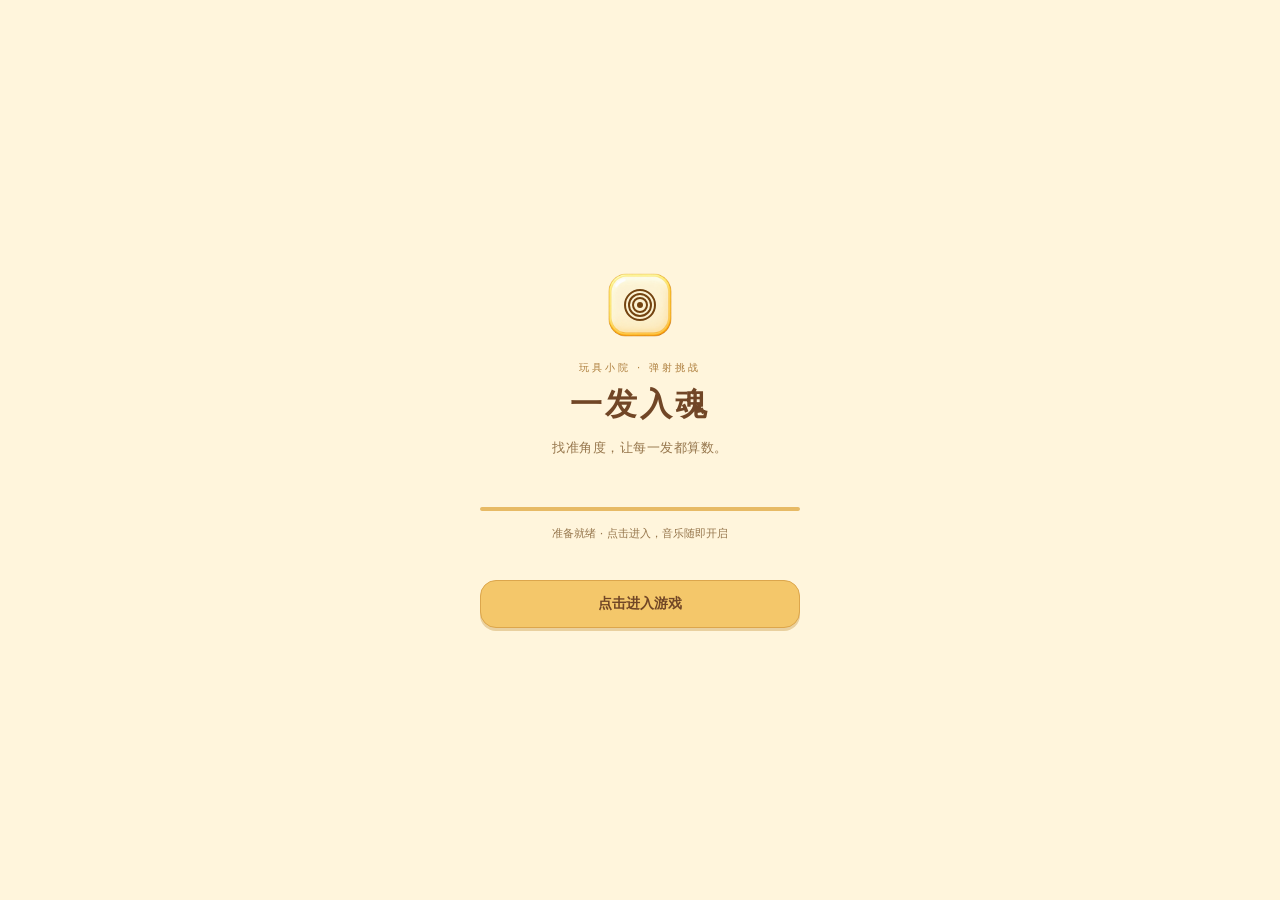
<file: index.html>
<!doctype html>
<html lang="zh-CN">
<head><meta charset="UTF-8"><meta name="viewport" content="width=device-width,initial-scale=1,viewport-fit=cover"><meta name="theme-color" content="#fff0ce"><title>一发入魂 · 玩具小院</title><link rel="stylesheet" href="style.css"><link rel="stylesheet" href="casual.css"></head>
<body class="loading">

<section id="loadingScreen" aria-label="加载游戏"><div class="loading-card"><div class="loading-mark" aria-hidden="true"><img src="assets/icons/bullseye.svg" alt=""></div><p class="loading-kicker">玩具小院 · 弹射挑战</p><h1>一发入魂</h1><p class="loading-subtitle">找准角度，让每一发都算数。</p><progress id="loadingProgress" max="9" value="0" aria-label="游戏素材加载进度"></progress><p id="loadingStatus" role="status">准备加载…</p><button id="loadingStart" hidden>点击进入游戏</button><button id="loadingRetry" hidden>重新加载</button><noscript>请开启浏览器 JavaScript 后重新打开游戏。</noscript></div></section>
<main inert>
 <header><a class="brand" href="./"><img class="title-art" data-asset="toy-title" alt="一发入魂"><span>玩具小院</span></a></header>
 <section class="intro"><p>找个角度，让这一枪多飞一会。</p></section>
 <section class="game-layout" id="gameLayout">
  <div class="play-column">
   <div class="arena-wrap"><div class="arena-top"><span id="levelName"></span><div class="arena-stats"><span id="counter"></span><span id="scoreHud">得分 0</span></div></div><canvas id="game" width="600" height="900" aria-label="弹射游戏，拖动瞄准，松手开枪，底部开放"></canvas><div id="result" class="result" hidden><span id="resultTag"></span><h2 id="resultTitle"></h2><div id="resultStars" class="result-stars" role="img" aria-label="本次评价" hidden></div><div id="resultScore" class="result-score"></div><p id="resultTargets" class="result-targets"></p><p id="resultRatingHint" class="result-rating-hint" role="status"></p><p id="resultBreakdown"></p><p id="resultDesc"></p><div class="result-actions"><button id="resultRetry" hidden>重试冲星</button><button id="resultAction"></button></div></div><div class="arena-bottom"><span id="stateText">拖动瞄准 · 松手开枪</span><span id="combo">一颗子弹</span></div></div>
   <section class="ammo-panel" aria-label="当前子弹"><button id="ammoCurrent" class="ammo-current" aria-haspopup="dialog" aria-expanded="false" aria-controls="ammoPicker"><img id="currentAmmoIcon" class="ammo-icon" alt=""><span id="currentAmmoName"></span><span class="ammo-switch-hint" id="ammoSwitchHint"><img src="assets/icons/chevron-up.svg" alt="">点击换弹</span></button><p id="ammoSummary"></p></section>
   <div class="play-actions"><button id="retry" aria-label="重试本关" title="重试本关"><img class="icon" src="assets/icons/arrow-clockwise.svg" alt=""><span>重试本关</span></button><button id="openSettings" aria-expanded="false" aria-controls="settingsDialog" aria-label="设置" title="设置"><img class="icon" src="assets/icons/gear-fill.svg" alt=""><span>设置</span></button><button id="openLevels" aria-expanded="false" aria-controls="levelPanel" aria-label="关卡选择" title="关卡选择"><img class="icon" src="assets/icons/grid.svg" alt=""><span>关卡选择</span></button></div>
   <button id="viewTrajectory" class="secondary trajectory-button" aria-pressed="false" disabled>查看轨迹</button>
   <div id="comboFeedback" class="combo-feedback" role="status" aria-live="polite" aria-atomic="true" hidden><strong id="comboFeedbackCount"></strong><span>连击</span></div>
   <details id="challengePanel" class="challenge-panel" hidden><summary aria-label="展开或收起可选挑战"><svg viewBox="0 0 24 24" aria-hidden="true"><path d="M5 21V3m0 1c5-4 9 4 15 0v10c-6 4-10-4-15 0"/></svg><span id="challengeSummary"></span><span class="challenge-chevron" aria-hidden="true">⌄</span></summary><div class="challenge-copy"><strong id="challengeTitle"></strong><p id="challengeDescription"></p><span id="challengeReward"></span></div></details>
  </div>
  <div id="ammoBackdrop" class="ammo-backdrop" hidden></div>
  <section id="ammoPicker" class="ammo-picker" role="dialog" aria-modal="true" aria-labelledby="ammoPickerTitle" aria-describedby="ammoPickerHelp" hidden><div class="ammo-picker-heading"><div><h2 id="ammoPickerTitle">选择子弹</h2><p id="ammoPickerHelp">点击一种子弹，换好就能开枪</p></div><button id="closeAmmoPicker" aria-label="收起子弹列表">收起</button></div><div id="ammoChoices" class="ammo-choices"></div></section>
  <div id="menuBackdrop" class="menu-backdrop" hidden></div>
  <aside id="levelsDialog" aria-label="关卡选择"><div class="menu-heading"><div><span class="menu-kicker">一发入魂</span><h2>关卡选择</h2></div><button id="closeLevels" aria-label="关闭关卡选择">返回游戏</button></div>
   <details id="levelPanel"><summary>选择关卡</summary><nav id="levels" aria-label="正式与测试关卡"></nav>
    <section id="statsPanel"><h3 class="panel-section-title">本关成绩</h3><section id="comparison" class="comparison"><p id="ratingGoal" class="rating-goal"></p><table><thead><tr><th>记录</th><th>最近击倒</th><th>最佳击倒</th><th>最高分</th><th>最佳星级</th><th>次数</th></tr></thead><tbody id="comparisonRows"></tbody></table><p>每关独立记录；刷新清空。下一枪保留场景。</p></section></section>
   </details>
  </aside>
  <aside id="settingsDialog" aria-label="设置" hidden><div class="menu-heading"><div><span class="menu-kicker">一发入魂</span><h2>设置</h2></div><button id="closeSettings" aria-label="关闭设置">返回游戏</button></div>
   <section id="audioPanel"><h3 class="panel-section-title">声音</h3><button id="sound" aria-pressed="true"><img class="icon" src="assets/icons/volume-up.svg" alt=""><span id="soundLabel">声音：开</span></button><p id="audioStatus" role="status">默认开启 · 点击进入后播放</p><div class="audio-toggles"><button id="musicToggle" aria-pressed="true">音乐：开</button><button id="sfxToggle" aria-pressed="true">音效：开</button></div><label class="audio-volume" for="audioVolume">音量<input id="audioVolume" type="range" min="0" max="100" value="75" aria-label="游戏总音量"></label></section>
   <section class="guide-settings"><h3 class="panel-section-title">新手教学</h3><button id="replayGuide">重看本关教学</button><p>只讲新元素，不展示整关解法。</p></section>
  </aside>
 </section><footer>无体力 · 无倒计时 · 随时重来</footer>
</main><script src="soundtrack.js"></script><script src="player-bootstrap.js"></script><script src="garden-frame.js"></script><script src="game.js"></script><script src="audio.js"></script><script src="onboarding.js"></script></body></html>
</file>
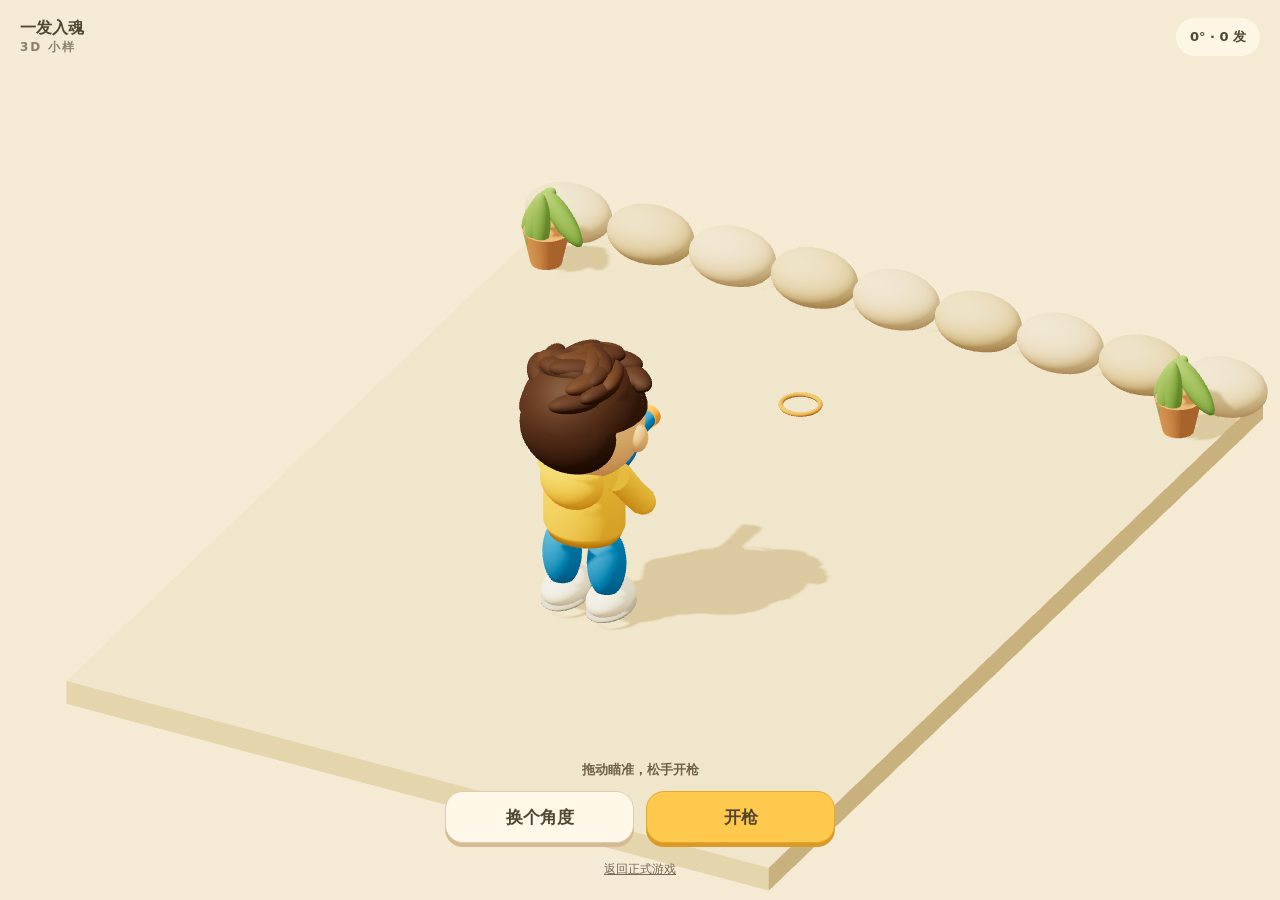
<file: 3d-lab/index.html>
<!doctype html>
<html lang="zh-CN">
<meta charset="utf-8"><meta name="viewport" content="width=device-width,initial-scale=1,viewport-fit=cover">
<title>一发入魂 · 3D 小样</title>
<link rel="stylesheet" href="./lab.css">
<main id="stage" aria-label="拖动场地瞄准，松手开枪"></main>
<header><span>一发入魂 <small>3D 小样</small></span><output id="status">准备模型…</output></header>
<footer><p>拖动瞄准，松手开枪</p><div><button id="view">换个角度</button><button id="fire">开枪</button></div><a href="../index.html">返回正式游戏</a></footer>
<div id="loading" role="status">正在准备 3D 场景…</div>
<script type="module">import('./lab.js').catch(()=>{document.querySelector('#loading').textContent='3D 场景未能启动，请刷新或更换支持 WebGL2 的浏览器。';});</script>
</html>
</file>
<file: style.css>
:root{font-family:Inter,"Segoe UI","Microsoft YaHei",sans-serif;color:#e9eced;background:#101414;color-scheme:dark}*{box-sizing:border-box}body{margin:0;background:radial-gradient(ellipse at 28% 50%,#1b2622 0,transparent 65%)}button,select{font:inherit;cursor:pointer}button{border:1px solid #35413e;background:transparent;color:#cbd5d0;border-radius:8px;padding:10px 16px}button:hover{background:#293a30;color:white}button:focus-visible,select:focus-visible{outline:2px solid #c7f681;outline-offset:3px}main{max-width:1060px;margin:auto;padding:28px 40px}header{display:flex;justify-content:space-between;align-items:center}.brand{text-decoration:none;color:#c7f681;font-size:15px;font-weight:800;letter-spacing:2px}.brand span{font-size:12px;letter-spacing:1px;color:#87998f;margin-left:14px}header button{font-size:12px}.intro{margin:38px 0 28px}.eyebrow,.section-label{color:#819389;font-size:11px;letter-spacing:2px}h1{font-size:48px;letter-spacing:-2px;margin:10px 0}h1 span{color:#c7f681}.intro p{color:#9baa9f;font-size:14px;margin:0}.game-layout{display:grid;grid-template-columns:minmax(0,480px) 1fr;gap:50px;align-items:start}.arena-wrap{position:relative;border:1px solid #3a4840;background:#19211e;border-radius:12px;overflow:hidden;box-shadow:0 20px 70px #0004}.arena-top,.arena-bottom{display:flex;justify-content:space-between;padding:14px 18px;font-size:12px;color:#b3c4b8;background:#202923}.arena-top{border-bottom:1px solid #35413a}.arena-bottom{border-top:1px solid #35413a}#counter,#combo{color:#c7f681}canvas{display:block;width:100%;height:auto;touch-action:none;cursor:crosshair}aside{padding-top:8px}nav{display:grid;gap:10px;margin:18px 0 26px}.level-button{display:flex;gap:16px;align-items:center;text-align:left;padding:18px;border-color:#2c3831}.level-button.active{border-color:#9abc68;background:#c7f60908}.level-button .number{font-size:23px;color:#607464}.level-button.active .number{color:#c7f681}.level-button strong{display:block;font-size:15px;font-weight:500;color:#e3eae5}.level-button small{display:block;margin-top:5px;color:#83958a;font-size:12px}.hint{border-top:1px solid #2e3932;padding-top:22px}.hint p{line-height:1.8;color:#bdc9c0;font-size:14px;min-height:50px}.legend{margin:25px 0;display:grid;gap:14px}.legend>div{display:flex;align-items:center;font-size:12px;gap:10px}.legend small{margin-left:auto;color:#819389;font-size:11px}.dot{width:12px;height:12px;border-radius:4px;display:inline-block}.enemy{background:#b598ed}.shield{background:#84a8bd}.barrel{background:#fa8e54}.secondary{width:100%;text-align:left}kbd{float:right;color:#819389}.speed{display:flex;align-items:center;justify-content:space-between;margin:20px 0;font-size:12px;color:#9baa9f}select{padding:6px 10px;background:#202923;border:1px solid #35413e;border-radius:6px}.footnote{color:#6c8072;font-size:12px;line-height:1.9}footer{display:flex;justify-content:space-between;font-size:11px;color:#627768;margin-top:25px}.result{position:absolute;inset:30% 24px auto;text-align:center;padding:28px 18px;background:#121b17f5;border:1px solid #6b8850;border-radius:12px;box-shadow:0 12px 70px #0008}.result[hidden]{display:none}.result>span{font-size:11px;letter-spacing:3px;color:#c7f681}.result h2{font-size:30px;margin:14px 0}.result p{font-size:13px;color:#a7b9aa;line-height:1.7}.result button{background:#c7f681;color:#172514;border:0;font-weight:600;margin-top:8px}@media(max-width:760px){main{padding:20px 18px}.intro{margin:26px 0 20px}h1{font-size:36px}.game-layout{grid-template-columns:1fr;gap:24px;max-width:480px;margin:auto}nav{grid-template-columns:repeat(3,1fr);gap:6px;margin:12px 0}.level-button{padding:10px;gap:7px}.level-button .number{font-size:16px}.level-button strong{font-size:12px}.level-button small{font-size:10px}.hint p{min-height:0}.legend{margin:18px 0}.brand span{display:none}footer{font-size:10px}footer span{display:none}}
:root{--ammo:#c7f681}.ammo-panel{margin:0 0 26px;max-width:980px}.ammo-choices{display:grid;grid-template-columns:repeat(4,1fr);gap:10px;margin-top:12px}.ammo-button{text-align:left;padding:13px 15px;display:flex;align-items:center;gap:11px}.ammo-button strong{font-size:13px;font-weight:500}.ammo-button small{display:block;color:#83958a;font-size:11px;margin-top:5px}.ammo-button.active{border-color:var(--bullet-color);background:#ffffff06}.ammo-button:disabled{opacity:.45;cursor:not-allowed}.ammo-icon{width:11px;height:24px;border-radius:8px 8px 4px 4px;background:var(--bullet-color);box-shadow:0 0 15px color-mix(in srgb,var(--bullet-color) 25%,transparent);flex-shrink:0}.ammo-panel p{font-size:12px;color:#9baa9f;margin:12px 0 0;line-height:1.7}@media(max-width:760px){.ammo-panel{margin-bottom:18px}.ammo-choices{grid-template-columns:repeat(2,1fr);gap:7px}.ammo-button{padding:10px 12px}}
.game-layout{grid-template-columns:minmax(0,600px) minmax(260px,1fr);gap:32px}main{max-width:1120px}.ammo-panel{max-width:none}.comparison{border-top:1px solid #2e3932;padding-top:20px}.comparison[hidden]{display:none}.comparison table{width:100%;border-collapse:collapse;font-size:11px;margin-top:12px;text-align:left}.comparison th{font-weight:400;color:#87998f}.comparison td,.comparison th{padding:10px 4px;border-bottom:1px solid #2e3932}.comparison td{color:#c9d8bf}.comparison p{color:#6c8072;font-size:11px;line-height:1.7}.arena-top{gap:8px}.arena-top span:last-child{white-space:nowrap}@media(max-width:760px){.game-layout{grid-template-columns:1fr;max-width:600px;gap:24px}nav{grid-template-columns:repeat(2,1fr)}.level-button small{line-height:1.5}}
.dot.helmet{background:#e7c573;border-radius:6px 6px 2px 2px}.dot.bomb{background:#e77771;border-radius:50%}
.trajectory-button{margin-top:10px;font-size:12px}.trajectory-button:disabled{cursor:default;color:#718276;border-color:#2e3932;background:transparent}
.arena-stats{display:flex;gap:16px;align-items:center;flex-shrink:0}#scoreHud{color:#f1d88a;font-weight:600;font-variant-numeric:tabular-nums}.result-score{font-size:42px;font-weight:700;color:#c7f681;margin:8px 0;font-variant-numeric:tabular-nums}.result #resultBreakdown{font-size:12px;color:#dfd499}.arena-bottom{gap:8px}.arena-bottom #combo{white-space:nowrap}@media(max-width:760px){.arena-stats{gap:8px}.arena-top{padding:12px 10px;font-size:11px}.result-score{font-size:36px}.result{padding:20px 12px}.result h2{font-size:24px}.arena-bottom{font-size:11px}}
.dot.obstacle{background:#b59466;border-radius:2px}.dot.brick{background:#b86f5b;border-radius:2px}.dot.iron{background:#7d939e;border-radius:2px}
.ammo-count{display:block;font-size:12px;font-weight:600;color:var(--bullet-color);margin-top:8px}#ammoSummary{color:#e8d598;font-weight:500}.hint .lesson-goal{color:#d4efb4;font-weight:600;min-height:0}.hint p{min-height:0}#levels{max-height:380px;overflow-y:auto;overscroll-behavior:contain;padding-right:6px;grid-template-columns:repeat(2,minmax(0,1fr))}.level-button{padding:12px;gap:9px}.level-button .number{font-size:17px}.level-button strong{font-size:13px}.level-button small{font-size:10px;line-height:1.6}.level-button.active{background:#c7f6810c}select:disabled{cursor:default;opacity:.65}@media(max-width:760px){#levels{max-height:250px}.ammo-button small{font-size:10px}.hint .lesson-goal{font-size:13px}}
.ammo-panel .lesson-goal{font-size:14px;color:#d4efb4;font-weight:600;margin:0 0 16px;padding-left:12px;border-left:3px solid #c7f681}.intro{margin:26px 0 22px}@media(max-width:760px){.intro{margin:20px 0 18px}.ammo-panel .lesson-goal{font-size:13px}}
.legend>div[hidden]{display:none}
.game-layout{grid-template-columns:minmax(0,var(--stage-width,600px)) minmax(260px,1fr)}@media(max-width:760px){.game-layout{grid-template-columns:1fr}.arena-wrap{max-width:var(--stage-width,600px);width:100%;margin-inline:auto}}
</file>
<file: casual.css>
:root{color-scheme:light;color:#292b30;background:#faf5e9;font-family:"Microsoft YaHei","Segoe UI",sans-serif;--ink:#292b30;--paper:#faf5e9;--yellow:#ffd669;--purple:#dbcefb}
body{background:var(--paper)}main{max-width:960px;padding:26px 28px}header{max-width:900px;margin:auto}.brand{color:var(--ink);font-size:34px;font-weight:900;letter-spacing:-2px;text-shadow:3px 4px 0 var(--yellow)}.brand span{display:block;color:#7f745e;font-size:11px;letter-spacing:3px;margin:10px 0 0;text-shadow:none}button,select{color:var(--ink);background:var(--paper);border:2px solid var(--ink);border-radius:15px;font-weight:700;min-height:44px;transition:transform .12s,background .12s}button:hover{color:var(--ink);background:#f1e8d4;transform:translateY(-1px)}button:active{transform:translateY(2px)}button:focus-visible,select:focus-visible,summary:focus-visible{outline:3px solid #8060b4;outline-offset:4px}.icon{width:22px;height:22px;display:inline-block;vertical-align:middle}#sound{display:flex;align-items:center;gap:6px;padding:8px 10px;border:0;background:transparent;font-size:11px}.intro{margin:22px 0 16px}.intro p{color:#827764;font-size:12px;letter-spacing:1px}.game-layout{grid-template-columns:minmax(0,var(--stage-width,600px)) minmax(230px,1fr);gap:28px}.play-column{min-width:0}.arena-wrap{border:0;background:transparent;box-shadow:none;border-radius:0;overflow:visible}.arena-top{background:transparent;border:0;padding:0 0 16px;align-items:center;color:var(--ink);font-size:12px;flex-wrap:wrap}.arena-top #levelName{background:var(--purple);padding:8px 11px;border:2px solid var(--ink);border-radius:14px;font-weight:700;font-size:12px}.arena-stats{gap:8px;flex-wrap:wrap}#counter{color:#7b715f;font-size:11px}#scoreHud{color:var(--ink);font-weight:900;font-size:20px}canvas{background:#f7f0df;outline:0;border-radius:0}.arena-bottom{background:transparent;border:0;color:#716957;padding:12px 0 0;font-size:12px;gap:6px;flex-wrap:wrap;justify-content:center}#combo{color:#70569b;font-weight:700}.ammo-panel{margin:14px 0 12px}.ammo-choices{display:flex;flex-wrap:wrap;justify-content:center;gap:8px;margin:0}.ammo-button{min-width:130px;flex:1;padding:9px 12px;gap:8px;justify-content:center;border:2px solid #b2a994;background:#f1eadc;border-radius:16px}.ammo-button strong{color:var(--ink);font-size:13px;font-weight:700}.ammo-button small{display:none}.ammo-button.active{border:2px solid var(--ink);background:var(--purple);box-shadow:2px 3px 0 #292b3026}.ammo-button:disabled{opacity:.52}.ammo-button[hidden]{display:none}.ammo-icon{width:20px;height:24px;border-radius:0;background:none;box-shadow:none;object-fit:contain}.ammo-count{color:#58446e;margin:2px 0 0;font-size:11px}#ammoSummary{color:#81735a;text-align:center;font-size:11px;margin:8px 0 0}.play-actions{display:grid;grid-template-columns:1fr 1fr;gap:12px}.play-actions button{display:flex;align-items:center;justify-content:center;gap:9px;min-height:50px;border-radius:17px;box-shadow:2px 3px 0 #292b3026;font-size:15px}#retry{background:var(--yellow)}#openLevels{background:var(--purple)}.trajectory-button{width:100%;text-align:center;border:0;color:#6f6554;background:transparent;font-size:11px;padding:7px;margin-top:8px}.trajectory-button:disabled{color:#7e7667;border:0;background:transparent;opacity:.65}aside{padding:0}details{border-bottom:1px solid #d9cfb8;padding:0 0 12px;margin:0 0 14px}summary{cursor:pointer;color:#766851;font-size:13px;font-weight:700;min-height:44px;padding:14px 0}.section-label{color:#86795f;letter-spacing:1px}.level-button{border:1px solid #d1c4ac;background:#f6efdf;border-radius:10px;padding:10px;gap:7px}.level-button strong{color:var(--ink);font-size:12px;font-weight:700}.level-button small{color:#847861}.level-button .number{color:#9b8d72}.level-button.active{border-color:#685183;background:#eaddff}.level-button.active .number{color:#685183}#levels{max-height:330px;margin:4px 0 8px;padding-right:4px}.hint{border:0;padding:8px 0}.hint p,#ammoHint{color:#706650;font-size:12px;line-height:1.8}aside .lesson-goal{color:#604589;font-size:13px;line-height:1.7}.legend{margin:12px 0}.legend>div{color:#433a30}.legend small{color:#84765e}.comparison{padding:0;border:0}.comparison td,.comparison th{color:#74664e;border-color:#ded3be}.comparison p,.footnote{color:#8a7d63}.speed{color:#81745c}select{background:#f0e7d6;font-size:11px}.result{inset:22% 18px auto;background:#fff9ebf7;border:3px solid var(--ink);box-shadow:4px 6px 0 #292b3030;border-radius:20px;padding:25px 16px}.result>span{color:#755391}.result h2{color:var(--ink);font-size:25px}.result-score{color:#684e8b;font-size:40px}.result p,.result #resultBreakdown{color:#817159}.result button{background:var(--yellow);color:var(--ink);border:2px solid var(--ink);border-radius:14px}footer{justify-content:center;color:#9b8e75;font-size:10px;margin-top:20px}
@media(max-width:760px){main{max-width:480px;padding:18px 20px}header{align-items:center}.brand{font-size:32px}.brand span{font-size:10px}.intro{margin:16px 0}.game-layout{grid-template-columns:1fr;gap:12px}.arena-wrap{max-width:none}.arena-top{gap:8px;padding-bottom:12px}.arena-top #levelName{font-size:11px;padding:7px 9px}#scoreHud{font-size:18px}#counter{font-size:10px}.ammo-panel{margin:12px 0}.ammo-button{min-width:120px}.play-actions button{min-height:48px}.arena-bottom{font-size:11px}aside details{margin:0 0 3px;padding-bottom:3px}.result{padding:18px 12px}.result h2{font-size:22px}footer{margin-top:12px}}
.title-art{width:184px;height:auto;display:block}.brand span{margin-top:2px}.intro{margin-top:12px}#sound .icon{opacity:.8}
@media(prefers-reduced-motion:reduce){button{transition:none}}
/* Readability pass: retain the art direction, give the room and HUD more pixels. */
.audio-toggles{display:flex;gap:10px}.audio-toggles button{flex:1;font-size:13px;padding:8px}.audio-toggles button[aria-pressed="true"]{background:var(--purple)}#audioStatus{font-size:12px;line-height:1.6;color:#706047}.audio-volume{display:flex;align-items:center;gap:16px;font-size:13px;color:#706047;margin-top:14px}.audio-volume input{flex:1;min-width:0;min-height:44px;accent-color:#8060bb}
@media(max-width:760px){main{padding:14px 12px}.intro p{font-size:13px;color:#6b604c}.brand span{font-size:12px;letter-spacing:2px}#sound{font-size:12px}.arena-top #levelName{font-size:12px}#counter{font-size:12px;color:#655944}#scoreHud{font-size:22px}.arena-bottom{font-size:13px;color:#645641}.ammo-button strong{font-size:15px}.ammo-count{font-size:13px}#ammoSummary{font-size:13px;color:#706047}.trajectory-button{font-size:13px}.hint p,#ammoHint{font-size:14px}.level-button strong{font-size:14px}.level-button small{font-size:12px}.legend>div{font-size:13px}.legend small{font-size:12px}.footnote{font-size:13px}.result p,.result #resultBreakdown{font-size:13px;line-height:1.7}}
/* Toy courtyard: a single-screen game, with contain-fit rooms, never cover/stretch. */
:root{--ink:#25385a;--purple:#d8d5ff;--yellow:#ffdc61}
body{background:#fbf5e8}main{width:100%;max-width:480px;height:100vh;height:100svh;min-height:460px;padding:10px 12px max(10px,env(safe-area-inset-bottom));display:flex;flex-direction:column;gap:6px}
header{width:100%;height:44px;flex:none;margin:0}.brand{letter-spacing:0;text-shadow:none}.title-art{width:140px;height:44px;object-fit:contain}.brand span,.intro,footer{display:none}
button{border:1px solid #d4c5a7;box-shadow:0 3px 0 #c4b292,0 5px 8px #765b2920;background:#fffaf0;border-radius:16px;color:var(--ink)}button:hover{background:#fff4cf;color:var(--ink)}
#sound{border:1px solid #bebcdb;background:#e7e5ff;padding:6px 10px;border-radius:16px;font-size:12px;min-height:40px;box-shadow:0 3px 0 #a7a5c5}.icon{width:22px;height:22px}
.game-layout{display:block;width:100%;flex:1;min-height:0}.play-column{height:100%;display:flex;flex-direction:column;gap:8px}
.arena-wrap{width:100%;max-width:none;flex:1;min-height:0;display:flex;flex-direction:column;align-items:center;overflow:hidden}
.arena-top{width:100%;flex:none;display:flex;flex-direction:column;gap:5px;padding:0 0 7px;align-items:stretch}.arena-top #levelName{align-self:center;max-width:100%;overflow:hidden;text-overflow:ellipsis;white-space:nowrap;border:1px solid #c2bfdc;border-radius:12px;background:#eeecff;padding:5px 13px;font-size:12px;box-shadow:0 2px 0 #bdb9ce}.arena-stats{justify-content:space-between;width:100%;gap:8px;flex-wrap:nowrap}#counter{color:#34415b;font-size:14px;font-weight:700}#scoreHud{color:#25385a;font-size:23px}
canvas{flex:none;max-width:100%;height:auto;margin-block:auto;border-radius:12px;box-shadow:0 3px 5px #72532b15}
.arena-bottom{flex:none;width:100%;padding:6px 0 0;font-size:12px;line-height:18px;flex-wrap:nowrap;gap:5px;justify-content:center}#combo{font-size:11px}
.ammo-panel{flex:none;margin:0}.ammo-choices{display:flex;flex-wrap:nowrap;gap:6px}.ammo-button{flex:1;min-width:0;max-width:150px;min-height:78px;padding:5px 3px;display:flex;flex-direction:column;gap:2px;border:1px solid #ddd0b8;border-radius:16px;background:#fffaf0;text-align:center;box-shadow:0 3px 0 #d2c4ac,0 5px 6px #765b2915}.ammo-button.active{border:2px solid #efbc2c;background:#fff4b8;box-shadow:0 3px 0 #dba92b}.ammo-button:disabled{opacity:.45}.ammo-icon{width:38px;height:36px;object-fit:contain}.ammo-button strong{font-size:12px}.ammo-button span{display:flex;align-items:center;justify-content:center;flex-wrap:wrap;gap:3px}.ammo-count{display:inline;font-size:12px;color:#3e4165;margin:0}.ammo-button small,#ammoSummary{display:none}
.play-actions{flex:none;gap:10px}.play-actions button{min-height:52px;font-size:19px;border:1px solid #d1ba61;border-radius:18px;box-shadow:0 4px 0 #c5a535,0 6px 9px #70572120}#openLevels{border-color:#aba5d1;box-shadow:0 4px 0 #aaa4ce,0 6px 9px #70572120}
.trajectory-button{flex:none;margin:0;padding:3px;height:30px;min-height:30px;font-size:11px;box-shadow:none}.trajectory-button:disabled{display:block;visibility:hidden;pointer-events:none}
aside{display:none;position:fixed;z-index:20;inset:60px max(12px,calc((100vw - 456px)/2)) 20px;padding:16px 18px;overflow-y:auto;overscroll-behavior:contain;background:#fffbf2;border:2px solid #c4b797;border-radius:20px;box-shadow:0 0 0 100vmax #25385a55,0 12px 40px #25385a40}aside:has(#levelPanel[open]){display:block}#closeLevels{width:100%;position:sticky;top:0;z-index:1;background:#e2dfff;margin-bottom:10px;min-height:44px}#levels{max-height:310px}details{margin-bottom:10px}.result{inset:24% 14px auto;border:2px solid #b6a288;box-shadow:0 6px 0 #bda88a,0 10px 30px #6c502d30}.result button{border:1px solid #d5b65b}
@media(max-height:650px){main{gap:4px;padding-top:6px}.play-column{gap:5px}header{height:36px}.title-art{height:36px;width:120px}.arena-top{gap:3px;padding-bottom:4px}#scoreHud{font-size:19px}.arena-top #levelName{font-size:11px;padding:3px 10px}.ammo-button{min-height:66px}.ammo-icon{height:28px}.play-actions button{min-height:44px;font-size:17px}.arena-bottom{font-size:11px;padding-top:3px}}
@media(prefers-reduced-motion:reduce){*{scroll-behavior:auto}}
/* Result overlays use the viewport, so short contain-fit rooms cannot clip them. */
.result{position:fixed;z-index:15;inset:auto;top:50%;left:50%;transform:translate(-50%,-50%);width:calc(100% - 28px);max-width:440px;max-height:calc(100svh - 32px);overflow-y:auto;box-shadow:0 0 0 100vmax #25385a40,0 6px 0 #bda88a,0 10px 30px #6c502d30}
.level-group-title{grid-column:1/-1;display:flex;align-items:center;justify-content:space-between;margin:8px 0 2px;padding:10px 4px 6px;font-size:15px;color:#58446e;border-bottom:1px solid #d8cfea}.level-group-title small{font-size:11px;font-weight:400;color:#786b83}.level-group-title[data-group="formal"]{color:#78551e;border-color:#e7cd82}.level-group-title[data-group="test"]{color:#5d6b78;border-color:#c7d2db}
.level-button[data-group="formal"],.level-button[data-group="test"]{grid-column:1/-1}
.arena-bottom{height:24px;min-height:24px;overflow:hidden}.arena-bottom #stateText{min-width:0;white-space:nowrap;overflow:hidden;text-overflow:ellipsis}.arena-bottom #combo{flex-shrink:0;white-space:nowrap}
/* Scene-first shell: controls float in reserved edge bands, not over targets. */
main{position:relative;padding:0;gap:0;min-height:460px;--edge-top:calc(64px + env(safe-area-inset-top));--edge-bottom:calc(92px + env(safe-area-inset-bottom))}
header{display:contents}.brand{display:none}.game-layout{height:100%;margin:0}.play-column{position:relative;gap:0}
.arena-wrap{height:100%;padding:var(--edge-top) 4px var(--edge-bottom);justify-content:center;background:radial-gradient(ellipse at center,#f9e9c9 0,#faf2df 65%,#eee4cc 100%);border-radius:0}
canvas{margin:0;border-radius:12px}
.arena-top{position:absolute;inset:0 0 auto;height:var(--edge-top);padding:calc(8px + env(safe-area-inset-top)) 60px 3px;justify-content:center;gap:3px;pointer-events:none}
.arena-top #levelName{max-width:100%;padding:4px 9px;font-size:11px;background:#fffbf2de;box-shadow:0 2px 4px #6e593d12}
.arena-stats{justify-content:center;gap:14px}#counter{font-size:12px}#scoreHud{font-size:16px}
.arena-bottom{position:absolute;inset:auto 0 0;height:var(--edge-bottom);min-height:var(--edge-bottom);padding:5px 8px 68px;align-items:flex-start;line-height:19px;font-size:11px;pointer-events:none}
#sound,#retry,#openLevels,.trajectory-button{position:absolute;z-index:5;width:44px;height:44px;min-height:44px;padding:0;display:flex;align-items:center;justify-content:center;border-radius:15px;background:#fffbf1e8;box-shadow:0 3px 0 #baa77f60,0 5px 10px #66502c15;backdrop-filter:blur(6px)}
#sound{top:calc(10px + env(safe-area-inset-top));right:10px;border:1px solid #bebcdb;background:#eeecffe8}
#soundLabel{position:absolute;width:1px;height:1px;padding:0;overflow:hidden;clip-path:inset(50%);white-space:nowrap}
#sound[aria-pressed="false"] .icon{opacity:.4}#sound[aria-pressed="true"]{background:#d6edce}
.play-actions{display:contents}.play-actions button{font-size:10px;gap:2px;min-height:44px;border-radius:15px}.play-actions button span{display:none}
#retry{top:calc(10px + env(safe-area-inset-top));left:10px;background:#ffe68de8}
#openLevels{bottom:calc(12px + env(safe-area-inset-bottom));right:10px;flex-direction:column;background:#e5e0ffe8}#openLevels span{display:block}
.ammo-panel{position:absolute;z-index:5;bottom:calc(10px + env(safe-area-inset-bottom));left:62px;right:62px;max-width:320px;margin:0 auto}
.ammo-choices{gap:4px}.ammo-button{min-height:60px;height:60px;padding:3px 1px;border-radius:13px;max-width:100px;background:#fffaf0e8;backdrop-filter:blur(6px)}
.ammo-icon{width:30px;height:29px}.ammo-button strong,.ammo-count{font-size:10px}.ammo-button span{gap:1px}
.trajectory-button{bottom:calc(12px + env(safe-area-inset-bottom));left:10px;font-size:10px;text-align:center;line-height:14px;border:1px solid #d4c5a7;white-space:normal}
.trajectory-button:disabled{display:flex;visibility:hidden;pointer-events:none}
.trajectory-button{font-size:0;flex-direction:column;gap:1px}.trajectory-button::before{content:'↝';font-size:21px;line-height:20px}.trajectory-button::after{content:'轨迹';font-size:10px;line-height:12px}
.dot.rotor{background:#edbf55;border:1px solid #927039;border-radius:3px;transform:rotate(-45deg)}
/* Garden frame expands outward only. The interactive room stays contain-fit. */
#gardenFrame,#gardenLeaves{position:absolute;inset:0;z-index:1;width:100%;height:100%;max-width:none;margin:0;border-radius:0;box-shadow:none;background:transparent;pointer-events:none}
.arena-top,.arena-bottom{z-index:3}
#game{box-shadow:none;border-radius:0}
@media(max-height:650px){main{padding:0;gap:0}.play-column{gap:0}}
/* Lawn garden: keep the existing edge layout, give text a quiet reading surface. */
.arena-wrap{background:#a4bf75}
#game{position:relative;z-index:2;background:transparent}
.arena-stats{align-self:center;flex:0 0 auto;width:max-content;max-width:100%;padding:1px 8px;background:#fffbeddf;border-radius:12px}
.arena-top{flex-direction:column;flex-wrap:nowrap}
.arena-bottom #stateText,.arena-bottom #combo{color:#334b35;background:#fffbeddf;border-radius:7px;padding:0 4px}
.dot.brick{background:#c5b89b}.dot.iron{background:#58616a}

/* Score-based clear rating and replay. */
.result-stars{display:flex;justify-content:center;gap:12px;font-size:44px;line-height:1.2;margin:8px 0;color:#d7cebd}
.result-stars[hidden]{display:none}
.result-stars .earned{color:#e4a62e;text-shadow:0 2px 0 #b47a20}
.result #resultTargets{font-size:12px;color:#74634d;margin:4px 0}
.result #resultRatingHint{color:#684e8b;font-weight:700;margin:8px 0 12px}
.result .result-actions{display:flex;justify-content:center;gap:10px;flex-wrap:wrap}
.result-actions button{flex:1;min-width:110px;padding:12px 10px}
.result-actions #resultRetry{background:#eee6fa;border-color:#c0afd4}
.result-actions button[hidden]{display:none}
.rating-goal{font-size:13px;line-height:1.7;color:#684e8b}
@media(max-height:650px){.result{padding:14px 12px}.result h2{font-size:22px;margin:8px 0}.result-stars{font-size:34px;margin:4px 0}.result-score{font-size:32px;margin:4px 0}.result p{margin:8px 0}.result #resultRatingHint{margin:6px 0}}


/* 0.48 Interface shell: navy, warm white and restrained gold. */
:root{--ink:#203446;--paper:#fbfaf6;--yellow:#eab95b;--purple:#e9edf2;color:#203446;background:#142633;font-family:system-ui,-apple-system,"Segoe UI","Microsoft YaHei",sans-serif}
body{background:radial-gradient(ellipse at 50% 20%,#233e4d,#101f2b 80%)}
main{box-shadow:0 0 0 1px #ffffff12,0 0 80px #07151c60}
button,select,summary{font-weight:600;letter-spacing:0}
button{border:1px solid #d8ddd9;border-radius:12px;box-shadow:0 2px 6px #142c3810;background:#fbfaf6;color:#203446;transition:background .15s,border-color .15s,transform .15s}
button:hover{background:#f0f3f1;border-color:#a7b6b9;color:#172d3e;transform:none}
button:active{transform:translateY(1px)}
button:focus-visible,summary:focus-visible,input:focus-visible,select:focus-visible{outline:3px solid #3b7597;outline-offset:3px}
#retry,#sound,#openLevels,.trajectory-button{border:1px solid #ffffffb3;border-radius:12px;box-shadow:0 3px 12px #152d3b24;backdrop-filter:blur(10px)}
#retry{background:#fbfaf6f5}
#sound,#sound[aria-pressed="true"],#sound[aria-pressed="false"],#openLevels{background:#203b4df5;border-color:#ffffff30;color:#fff}
#sound .icon,#openLevels .icon{filter:brightness(0) invert(1);width:20px;height:20px}
#retry .icon{width:20px;height:20px}
#sound[aria-pressed="true"]::after{content:"";position:absolute;right:7px;bottom:7px;width:5px;height:5px;border-radius:50%;background:#96c19b}
#sound[aria-pressed="false"] .icon{opacity:.45}
#openLevels{box-shadow:0 3px 12px #152d3b24}
#openLevels span{font-size:9px;letter-spacing:1px;font-weight:500}
.trajectory-button{background:#fbfaf6f5;color:#203446}
.arena-top #levelName{background:#fbfaf6f2;border:1px solid #ffffffb3;color:#344958;font-weight:600;font-size:11px;border-radius:7px;box-shadow:0 2px 8px #182e3910}
.arena-stats{background:#fbfaf6f2;border:1px solid #ffffffb3;border-radius:7px;padding:1px 9px;gap:12px}
#counter{font-size:11px;font-weight:500;color:#5c6d74}
#scoreHud{font-size:16px;font-weight:750;letter-spacing:-.4px;color:#203446;font-variant-numeric:tabular-nums}
.arena-bottom #stateText,.arena-bottom #combo{background:#fbfaf6f0;border:1px solid #ffffff90;border-radius:6px;padding:0 6px;color:#344d55;font-size:10px;font-weight:500}
.arena-bottom #combo{color:#7d5b24;font-weight:650}
.ammo-button{background:#fbfaf6f5;border:1px solid #dae0d7;border-radius:11px;box-shadow:0 3px 12px #142d3a1a}
.ammo-button.active{background:#fff6dc;border:2px solid #d5a348;box-shadow:0 2px 10px #96732a1a}
.ammo-button:disabled{opacity:.42;box-shadow:none}
.ammo-button strong,.ammo-count{color:#263e4a;font-weight:600}
.ammo-count{font-variant-numeric:tabular-nums}
aside{inset:18px max(12px,calc((100vw - 456px)/2)) 18px;padding:0 18px 18px;background:#fbfaf7;border:1px solid #e2e5df;border-radius:20px;box-shadow:0 0 0 100vmax #0a1d2b80,0 20px 80px #07162240;scrollbar-width:thin;scrollbar-color:#b9c5c4 transparent}
.menu-heading{display:flex;justify-content:space-between;align-items:center;gap:12px;position:sticky;top:0;z-index:2;padding:20px 0 16px;background:#fbfaf7;border-bottom:1px solid #e1e5de;margin-bottom:12px}
.menu-kicker{display:block;color:#8c713b;font-size:10px;font-weight:650;letter-spacing:3px;margin-bottom:5px}
.menu-heading h2{font-size:21px;color:#203446;font-weight:700;letter-spacing:-.5px;margin:0}
#closeLevels{position:static;flex:0 0 auto;width:auto;min-height:44px;padding:10px 13px;margin:0;border-radius:10px;background:#edf1f0;border:1px solid #dce3df;box-shadow:none;color:#3c555f;font-size:12px}
aside details{border-bottom:1px solid #e1e5de;margin:0;padding:0 0 3px}
aside summary{font-size:13px;color:#344e5c;font-weight:600;padding:16px 0;min-height:48px}
aside summary::marker{color:#879a9f;font-size:11px}
#levels{gap:8px;max-height:min(38svh,320px);margin:0 0 12px;padding:0 4px 4px 0;scrollbar-width:thin;scrollbar-color:#b9c5c4 transparent}
.level-group-title,.level-group-title[data-group="formal"],.level-group-title[data-group="test"]{font-size:12px;color:#566c74;border-color:#e0e5df;padding:8px 0;margin:8px 0 2px;font-weight:600}
.level-group-title small{font-size:10px;color:#667c83}
.level-group-title[data-group="formal"]{color:#8d6d31}
.level-button{padding:11px 9px;gap:9px;min-height:68px;background:#f2f4ef;border:1px solid #e0e5dd;border-radius:10px;box-shadow:none}
.level-button strong{font-size:12px;color:#2b4350;font-weight:600;line-height:1.5}
.level-button small{font-size:10px;line-height:1.6;font-weight:400;color:#60737a;margin-top:3px}
.level-button .number{font-size:16px;font-weight:500;font-variant-numeric:tabular-nums;color:#9ba9a9}
.level-button.active{background:#e7edf0;border:1px solid #8098a4;box-shadow:inset 3px 0 #2a4e65}
.level-button.active .number{color:#2a4e65}
.audio-toggles{gap:8px;margin:0 0 12px}
.audio-toggles button{border-radius:9px;box-shadow:none;min-height:44px;font-size:12px}
.audio-toggles button[aria-pressed="true"]{background:#e7edf0;border-color:#9eafb6;color:#25475a}
.audio-volume{font-size:12px;color:#62777f;gap:16px;padding-bottom:14px}
.audio-volume input{accent-color:#365e73}
#audioStatus{font-size:12px;line-height:1.7;color:#60757e;margin:0 0 12px}
aside .lesson-goal{font-weight:600;color:#35566a;font-size:13px}
.rating-goal{color:#8b6c32;background:#f7f0df;border-radius:8px;padding:10px 12px;font-size:12px}
.hint p,#ammoHint,.legend small,.footnote,.speed{color:#60737a;font-size:12px;font-weight:400}
.section-label{color:#647b83;font-size:10px;letter-spacing:1px;font-weight:600}
.legend{gap:10px}.legend>div{font-size:12px;color:#3c535e}.legend small{font-size:10px}
.comparison{padding:0 0 8px;border:0}
.comparison table{font-size:10px;margin:0 0 10px}
.comparison th{font-weight:500;color:#667b83}.comparison td{color:#354f5b;font-variant-numeric:tabular-nums}
.comparison td,.comparison th{padding:12px 3px;border-color:#e3e7e0}
.comparison p{font-size:11px;color:#667b83;line-height:1.7}
.result{background:#fbfaf7;border:1px solid #e2e5df;border-radius:22px;padding:28px 22px;box-shadow:0 0 0 100vmax #0a1d2b80,0 20px 80px #07162240;scrollbar-width:thin}
.result>span{font-size:10px;color:#8b754a;font-weight:650;letter-spacing:2.5px}
.result h2{color:#233e4c;font-size:24px;font-weight:700;letter-spacing:-.5px;margin:12px 0}
.result-stars{font-size:38px;gap:12px;margin:10px 0 8px;color:#d8dfda}
.result-stars .earned{color:#d7a447;text-shadow:none}
.result-score{color:#233e4c;font-size:44px;font-weight:750;letter-spacing:-1.5px;margin:6px 0;font-variant-numeric:tabular-nums}
.result #resultTargets{color:#647981;font-size:11px;margin:4px 0 12px;font-weight:400}
.result #resultRatingHint{color:#8b6c32;font-size:12px;font-weight:600;margin:10px 0 18px}
.result #resultBreakdown{background:#eff2ed;border:1px solid #e7ebe4;padding:11px 12px;border-radius:10px;color:#61767d;font-size:11px;line-height:1.9;margin:12px 0}
.result #resultDesc{color:#647981;font-size:11px;line-height:1.9;margin:12px 0 18px}
.result .result-actions{gap:10px}
.result-actions button{border-radius:11px;font-size:13px;font-weight:600;box-shadow:none;min-height:46px;letter-spacing:0}
.result-actions #resultAction{background:#24485e;border:1px solid #24485e;color:#fff}
.result-actions #resultAction:hover{background:#18384c}
.result-actions #resultRetry{background:#f5f3eb;border:1px solid #dce1d8;color:#5e7076}
body.loading main{visibility:hidden;pointer-events:none}
#loadingScreen{position:fixed;inset:0;z-index:1000;display:grid;place-items:center;padding:24px;background:radial-gradient(ellipse at 50% 25%,#284554,#112331 80%);color:#f9f7ef}
#loadingScreen[hidden]{display:none}
.loading-card{width:min(320px,100%);text-align:center}
.loading-mark{width:64px;height:64px;display:grid;place-items:center;margin:0 auto 24px;background:#e7ba65;border:1px solid #f3d297;border-radius:18px;box-shadow:0 8px 28px #0002}
.loading-mark img{width:32px;height:32px}
.loading-card .loading-kicker{color:#bbcbc9;font-size:10px;letter-spacing:3px;margin:0 0 8px}
.loading-card h1{color:#fff9ea;font-weight:700;font-size:32px;letter-spacing:3px;margin:0 0 12px}
.loading-card .loading-subtitle{color:#a6b9bf;font-size:13px;letter-spacing:.5px;margin:0 0 36px}
.loading-card progress{appearance:none;width:100%;height:4px;border:0;border-radius:4px;overflow:hidden;background:#ffffff1a;accent-color:#e7ba65}
.loading-card progress::-webkit-progress-bar{background:#ffffff1a;border-radius:4px}
.loading-card progress::-webkit-progress-value{background:#e7ba65;border-radius:4px}
.loading-card progress::-moz-progress-bar{background:#e7ba65;border-radius:4px}
.loading-card #loadingStatus{font-size:11px;line-height:1.8;color:#9fb5bd;min-height:40px;margin:12px 0 16px}
.loading-card button{width:100%;min-height:48px;border:1px solid #efd28f;background:#e7ba65;color:#223a48;border-radius:11px;font-size:14px;font-weight:650;box-shadow:0 6px 24px #0002}
.loading-card button:hover{background:#f0ca83}
.loading-card button[hidden]{display:none}
@media(max-height:650px){.result{padding:18px 16px}.result h2{font-size:21px;margin:8px 0}.result-stars{font-size:30px;margin:6px 0}.result-score{font-size:36px;margin:4px 0}.result #resultRatingHint{margin:8px 0 12px}.result #resultDesc{margin:10px 0 14px}.menu-heading{padding:16px 0 12px}.menu-heading h2{font-size:19px}}
@media(prefers-reduced-motion:reduce){button{transition:none}}


/* 0.49 Separate restart, sound settings and level selection. */
#retry{width:74px;flex-direction:column;gap:1px}
#retry span{display:block;font-size:9px;font-weight:500;line-height:12px}
#retry .icon{width:18px;height:18px}
#openSettings{position:absolute;z-index:5;top:calc(10px + env(safe-area-inset-top));right:10px;width:48px;height:44px;min-height:44px;padding:0;display:flex;flex-direction:column;align-items:center;justify-content:center;gap:1px;background:#203b4df5;border:1px solid #ffffff30;border-radius:12px;box-shadow:0 3px 12px #152d3b24;color:#fff}
#openSettings .icon{width:18px;height:18px;filter:brightness(0) invert(1)}
#openSettings span{display:block;font-size:9px;font-weight:500;line-height:12px}
#openLevels{width:48px}
#openLevels span{font-size:9px;letter-spacing:0}
.menu-backdrop{position:fixed;inset:0;z-index:19;background:#0a1d2b80}
.menu-backdrop[hidden]{display:none}
#levelsDialog,#settingsDialog{box-shadow:0 20px 80px #07162240}
#levelsDialog{display:none}
#levelsDialog:has(#levelPanel[open]){display:block}
#settingsDialog:not([hidden]){display:block}
#settingsDialog[hidden]{display:none}
#levelPanel>summary{display:none}
#levelPanel{border:0}
#levels{max-height:min(48svh,420px)}
#statsPanel{padding:6px 0 0;border-top:1px solid #e1e5de}
.panel-section-title{font-size:13px;color:#344e5c;font-weight:600;margin:16px 0}
#closeSettings{position:static;flex:0 0 auto;width:auto;min-height:44px;padding:10px 13px;margin:0;border-radius:10px;background:#edf1f0;border:1px solid #dce3df;box-shadow:none;color:#3c555f;font-size:12px}
#settingsDialog{bottom:auto;max-height:calc(100svh - 36px)}
#settingsDialog #sound{position:static;display:flex;width:100%;height:44px;min-height:44px;gap:8px;margin:0 0 14px;padding:10px 14px;background:#e7edf0;border:1px solid #9eafb6;border-radius:9px;box-shadow:none;color:#25475a}
#settingsDialog #sound .icon{width:18px;height:18px;filter:none}
#settingsDialog #soundLabel{position:static;width:auto;height:auto;clip-path:none;white-space:normal;font-size:12px}
#settingsDialog #sound::after{display:none}
#settingsDialog #sound[aria-pressed="false"]{background:#f2f3ef;border-color:#dce3df;color:#62777f}
#settingsDialog .audio-volume{margin-bottom:0}


/* Trajectory stays available as a reversible toggle during aiming. */
.trajectory-button::after{content:'查看轨迹';font-size:9px}
.trajectory-button[aria-pressed="true"]{background:#203b4df5;border-color:#ffffff30;color:#fff}
.trajectory-button[aria-pressed="true"]::after{content:'取消查看'}

/* 0.51 Selected cream candy UI. Keep the 64 / 92 px game bands. */
.arena-bottom #stateText,.arena-bottom #combo{display:none}
/* Scenic backgrounds retain room on short screens; the HUD stays at the top. */
main{--edge-top:calc(104px + env(safe-area-inset-top));--edge-bottom:calc(132px + env(safe-area-inset-bottom))}
.arena-top{justify-content:flex-start}
@media(max-height:650px){main{--edge-bottom:calc(112px + env(safe-area-inset-bottom))}}
:root{--ink:#714626;--paper:#fff8e8;--yellow:#f4bc57;--purple:#fff0c9;color:#714626;background:#e5e4cf}
body{background:#e5e4cf}
main{box-shadow:0 0 0 1px #a9ab8133,0 0 60px #615f3620}
button,select{color:var(--ink);background:#fff7df;border-color:#e6c48c;border-radius:16px;box-shadow:0 3px 0 #d9b67e66;font-weight:700}
button:hover{background-color:#fff2ce;border-color:#d6a353;color:#714626}
button:focus-visible,summary:focus-visible,input:focus-visible,select:focus-visible{outline-color:#986319}
.arena-top{padding-left:64px;padding-right:64px}
.arena-top #levelName,.arena-stats{background:#fff4d6;border:1px solid #edcd8b;color:#714626;border-radius:20px;box-shadow:0 2px 0 #ce993c55}
.arena-top #levelName{padding:3px 13px;font-size:11px;font-weight:750;line-height:17px}
.arena-stats{padding:1px 12px;gap:12px}
.arena-top #levelName,.arena-stats{background:transparent;border-color:transparent;border-image:url('assets/ui/cream-v1/pill.png') 80 fill / 8px / 0 stretch;box-shadow:none}
.arena-stats{min-width:158px}
#counter{color:#8b6944;font-weight:600;font-size:11px}
#scoreHud{color:#714626;font-size:16px;font-weight:800}
.arena-bottom #stateText,.arena-bottom #combo{background:#fff6dfeF;border:1px solid #eccb8a;color:#785130;border-radius:12px;box-shadow:0 2px 0 #c39b4b33;font-size:10px}
.arena-bottom #combo{color:#9b651e}
#retry,#openSettings,#openLevels,.trajectory-button{background-color:transparent;background-image:url('assets/ui/cream-v1/control.png');background-size:100% 100%;background-repeat:no-repeat;border:0;border-radius:16px;box-shadow:none;backdrop-filter:none;color:#784b29}
#retry{top:auto;bottom:calc(12px + env(safe-area-inset-bottom));left:10px;width:56px;height:54px;gap:2px}
#retry span{font-size:9px;line-height:12px;font-weight:750}
#retry .icon{width:23px;height:23px}
#openSettings{width:48px;height:48px}
#openSettings .icon{width:22px;height:22px}
#openLevels{width:56px;height:54px}
#openLevels span,#openSettings span{font-size:9px;font-weight:750;line-height:13px}
#retry .icon,#openSettings .icon,#openLevels .icon,#settingsDialog #sound .icon,.trajectory-button .icon{filter:invert(32%) sepia(30%) saturate(1100%) hue-rotate(350deg) brightness(85%);opacity:1}
#openLevels .icon{width:23px;height:23px}
.ammo-panel{left:94px;right:78px}
.ammo-button{max-width:116px;min-height:60px;height:60px;border:1px solid #e4c48b;border-radius:16px;background:#fff5df;box-shadow:0 3px 0 #ceab7555;backdrop-filter:none}
.ammo-button.active{background-color:transparent;background-image:url('assets/ui/cream-v1/ammo.png');background-size:100% 100%;border:0;box-shadow:none;padding:4px 2px 7px}
.ammo-button strong,.ammo-count{color:#784b29;font-weight:750;font-size:10px}
.ammo-icon{width:31px;height:29px}
.trajectory-button{top:calc(10px + env(safe-area-inset-top));bottom:auto;left:10px;width:48px;height:48px;gap:1px;font-size:0}
.trajectory-button::before{display:block;content:'';position:absolute;top:6px;left:50%;transform:translateX(-50%);width:22px;height:22px;background:url('assets/icons/bezier.svg') center/contain no-repeat;filter:invert(32%) sepia(30%) saturate(1100%) hue-rotate(350deg) brightness(85%)}
.trajectory-button::after{display:block;content:'查看轨迹';position:absolute;bottom:6px;left:0;width:100%;font-size:9px;line-height:12px}
.trajectory-button .icon{width:20px;height:20px}
.trajectory-button span{font-size:9px;font-weight:700;line-height:12px}
.trajectory-button[aria-pressed="true"]{background-color:#ffe5a0;border:2px solid #a46c21;color:#714626}
.menu-backdrop{background:#49362166;backdrop-filter:blur(3px)}
#levelsDialog,#settingsDialog,.result{background-color:#fff9e9;border:2px solid #e5bd72;border-radius:25px;box-shadow:0 5px 0 #c6a365,0 18px 50px #46391e30;scrollbar-color:#d5b37c transparent}
.menu-heading{background:#fff9e9;border-color:#eedbb5;padding:20px 0 16px}
.menu-kicker{color:#ad7d39;font-weight:700;letter-spacing:2px}
.menu-heading h2,.panel-section-title{color:#714626;font-weight:800}
#closeLevels,#closeSettings{background:#fff0cd;border-color:#e6c48c;color:#805733;border-radius:13px;box-shadow:0 2px 0 #dab77d66;font-weight:700}
#statsPanel,aside details{border-color:#eedbb5}
#levels{scrollbar-color:#d5b37c transparent}
.level-group-title,.level-group-title[data-group="formal"],.level-group-title[data-group="test"]{color:#946b37;border-color:#ecd9af}
.level-group-title small{color:#977a55}
.level-button{background:#fff5df;border-color:#edd9b2;border-radius:14px}
.level-button strong{color:#714626;font-weight:700}
.level-button small{color:#8e7150}
.level-button .number{color:#b99b70}
.level-button.active{background:#ffedbc;border-color:#d6a044;box-shadow:inset 3px 0 #d6a044}
.level-button.active .number{color:#976322}
#settingsDialog #sound,.audio-toggles button[aria-pressed="true"]{background:#ffedbc;border-color:#d8ae62;color:#78502a;border-radius:13px}
#settingsDialog #sound[aria-pressed="false"],.audio-toggles button[aria-pressed="false"]{background:#f5efdf;border-color:#e1d4b9;color:#917c60}
.audio-toggles button{border-radius:13px;font-weight:700}
.audio-volume,#audioStatus{color:#8c6d47}
.audio-volume input{accent-color:#d29a36}
.rating-goal{color:#946628;background:#fff0cc;border:1px solid #efd9a3;border-radius:12px}
.comparison th,.comparison p{color:#937751}
.comparison td{color:#795631}
.comparison td,.comparison th{border-color:#ecdcb9}
.result{box-shadow:0 0 0 100vmax #49362166,0 5px 0 #c6a365,0 18px 50px #46391e30}
.result>span{color:#aa7936}
.result h2,.result-score{color:#714626;font-weight:800}
.result-stars{color:#decfb1}
.result-stars .earned{color:#e7a52e;text-shadow:0 2px 0 #c58b2d}
.result #resultTargets,.result #resultDesc{color:#96784e}
.result #resultRatingHint{color:#a47125}
.result #resultBreakdown{color:#87683e;background:#fff1d0;border-color:#efddb7;border-radius:14px}
.result-actions #resultAction{background:#f5c96c;border-color:#dba844;color:#714626;box-shadow:0 3px 0 #cc9b4266;border-radius:15px;font-weight:750}
.result-actions #resultAction:hover{background:#f9d782}
.result-actions #resultRetry{background:#fff3d7;border-color:#e7cb99;color:#8b6433;border-radius:15px}
#loadingScreen{background:#fff5dc;color:#714626}
.loading-mark{background:transparent url('assets/ui/cream-v1/control.png') center/100% 100%;border:0;box-shadow:none}
.loading-mark img{filter:invert(32%) sepia(30%) saturate(1100%) hue-rotate(350deg) brightness(85%)}
.loading-card h1{color:#714626;font-weight:800}
.loading-card .loading-kicker{color:#ac7c3a}
.loading-card .loading-subtitle,.loading-card #loadingStatus{color:#96764c}
.loading-card progress,.loading-card progress::-webkit-progress-bar{background:#ead9af}
.loading-card progress::-webkit-progress-value,.loading-card progress::-moz-progress-bar{background:#e4ae49}
.loading-card button{background:#f4c76a;border-color:#dca64c;color:#714626;border-radius:16px;box-shadow:0 3px 0 #c8994566}
.loading-card button:hover{background:#f9d580}
@media(max-width:359px){#retry{width:48px}#retry span{max-width:42px;font-size:9px;line-height:11px}#retry .icon{width:23px;height:23px}#openLevels{width:48px}.ammo-panel{left:68px;right:64px}.ammo-button strong,.ammo-count{font-size:9px}.ammo-icon{width:28px}.arena-top #levelName{font-size:10px;padding-inline:9px}.arena-stats{gap:8px;padding-inline:8px}}

/* 0.53 Tap the equipped ammo to open a bottom sheet. */
#ammoCurrent,.ammo-picker button{-webkit-tap-highlight-color:transparent}
.ammo-panel{display:flex;justify-content:center}
.ammo-current{width:116px;height:60px;padding:5px 8px 7px;display:flex;flex-direction:column;align-items:center;justify-content:center;gap:1px;border:0;background:transparent url('assets/ui/cream-v1/ammo.png') center/100% 100% no-repeat;box-shadow:none;backdrop-filter:none}
.ammo-current.can-switch{height:76px;gap:2px}
.ammo-current .ammo-icon{width:32px;height:30px;flex:none}
#currentAmmoName{font-size:11px;font-weight:800;color:#784b29;line-height:14px}
.ammo-current:disabled{opacity:1;cursor:default;transform:none;pointer-events:none}
.ammo-current.can-switch:disabled{opacity:.65}
.ammo-switch-hint{display:flex;align-items:center;gap:4px;color:#825625;font-size:10px;line-height:13px;font-weight:700}
.ammo-switch-hint img{width:10px;height:10px;filter:invert(32%) sepia(30%) saturate(1100%) hue-rotate(350deg) brightness(85%)}
.ammo-switch-hint[hidden]{display:none}
.ammo-backdrop{position:fixed;inset:0;z-index:21;background:#49362155;backdrop-filter:blur(2px)}
.ammo-picker{position:fixed;z-index:22;bottom:calc(10px + env(safe-area-inset-bottom));left:50%;transform:translateX(-50%);width:calc(100% - 20px);max-width:456px;padding:16px 14px 18px;background:#fff9e9;border:2px solid #e5bd72;border-radius:25px;box-shadow:0 4px 0 #c6a365,0 14px 40px #46391e30;animation:ammo-sheet-in .18s ease-out}
.ammo-picker[hidden],.ammo-backdrop[hidden]{display:none}
.ammo-picker-heading{display:flex;align-items:center;justify-content:space-between;gap:8px;margin-bottom:14px}
.ammo-picker h2{font-size:18px;color:#714626;margin:0 0 5px;font-weight:800}
.ammo-picker-heading p{margin:0;font-size:11px;line-height:1.6;color:#8c6d47}
#closeAmmoPicker{min-width:48px;height:44px;padding:0 9px;font-size:12px;border-radius:13px;flex:none}
.ammo-picker .ammo-choices{display:flex;gap:6px;justify-content:center;align-items:stretch}
.ammo-picker .ammo-button{flex:1;max-width:104px;height:106px;min-height:106px;padding:10px 2px 9px;gap:6px;border:1px solid #e7cf9e;background:#fff3d8;border-radius:18px;box-shadow:0 3px 0 #ddbf8766}
.ammo-picker .ammo-button.active{background:#ffedb8;border:2px solid #ce9636;box-shadow:0 3px 0 #d5a34e}
.ammo-picker .ammo-button .ammo-icon{width:42px;height:40px}
.ammo-picker .ammo-button strong,.ammo-picker .ammo-count{font-size:11px}
.ammo-picker .ammo-option-status{font-size:10px;color:#987644;font-weight:600;line-height:14px}
.ammo-picker .ammo-button.active .ammo-option-status{color:#97611c;font-weight:800}
.ammo-picker .ammo-button:disabled{opacity:.45;box-shadow:none}
@keyframes ammo-sheet-in{from{opacity:0;transform:translate(-50%,22px)}to{opacity:1;transform:translate(-50%,0)}}
@media(prefers-reduced-motion:reduce){.ammo-picker{animation:none}}
/* Same skins and dimensions; PNG declarations above remain the old-browser fallback. */
.arena-top #levelName,.arena-stats{border-image-source:image-set(url('assets/ui/cream-v1/pill.webp') type('image/webp'),url('assets/ui/cream-v1/pill.png') type('image/png'))}
#retry,#openSettings,#openLevels,.trajectory-button,.loading-mark{background-image:image-set(url('assets/ui/cream-v1/control.webp') type('image/webp'),url('assets/ui/cream-v1/control.png') type('image/png'))}
.ammo-button.active,.ammo-current{background-image:image-set(url('assets/ui/cream-v1/ammo.webp') type('image/webp'),url('assets/ui/cream-v1/ammo.png') type('image/png'))}
/* Soften scenery highlights and deep greens, keeping the gameplay layer crisp. */
#gardenFrame{filter:saturate(.88) contrast(.88) brightness(.98)}
#gardenLeaves{filter:saturate(.9) contrast(.94) brightness(.98)}
.arena-top #levelName,.arena-stats,#retry,#openSettings,#openLevels,.trajectory-button,.ammo-current{filter:saturate(.8) contrast(.96) brightness(.98)}
/* Teaching layer follows the contained board, never changes layout or captures input. */
.combo-feedback{position:fixed;left:12px;top:calc(120px + env(safe-area-inset-top));z-index:5;box-sizing:border-box;display:flex;align-items:baseline;justify-content:center;gap:5px;width:108px;padding:6px 9px;pointer-events:none;user-select:none;color:#805020;background:#fff3cde8;border:2px solid #ecc568;border-radius:17px;box-shadow:0 3px 0 #b28b4940,0 4px 12px #55441b14;text-shadow:0 1px 0 #fff8e6}
.combo-feedback[hidden]{display:none!important}
.combo-feedback strong{font-size:30px;line-height:1.1;font-weight:900;font-variant-numeric:tabular-nums}
.combo-feedback span{font-size:14px;font-weight:800;white-space:nowrap}
.combo-feedback[data-tier="big"]{color:#8d4d1c;background:#ffe6a8ed;border-color:#e2a83e}
.challenge-panel{position:fixed;right:12px;top:calc(70px + env(safe-area-inset-top));z-index:6;width:178px;max-width:calc(100vw - 28px);background:transparent!important;border:0!important;box-shadow:none!important;color:#344d3a;text-shadow:0 1px 2px #fff9e9,1px 0 2px #fff9e9,-1px 0 2px #fff9e9}
.challenge-panel[hidden]{display:none!important}
.challenge-panel summary{display:flex;align-items:center;justify-content:flex-end;gap:5px;min-height:44px;padding:0;cursor:pointer;list-style:none;font-size:12px;font-weight:800;background:transparent;border:0;user-select:none;-webkit-tap-highlight-color:transparent}
.challenge-panel summary::-webkit-details-marker{display:none}
.challenge-panel summary svg{width:16px;height:16px;fill:none;stroke:currentColor;stroke-width:2;stroke-linecap:round;stroke-linejoin:round;filter:drop-shadow(0 1px 1px #fff9e9)}
.challenge-chevron{font-size:16px;line-height:1;transition:transform .15s}
.challenge-panel[open] .challenge-chevron{transform:rotate(180deg)}
.challenge-copy{text-align:right;padding:0 0 7px;pointer-events:none}
.challenge-copy strong{font-size:13px}.challenge-copy p{margin:5px 0;font-size:12px;line-height:1.5}.challenge-copy>span{font-size:11px;color:#63502a;font-weight:700}
.challenge-panel summary:focus-visible{outline:2px solid #8a6237;outline-offset:2px;border-radius:5px}
@media(prefers-reduced-motion:reduce){.challenge-chevron{transition:none}}
#gameGuide{position:fixed;inset:0;z-index:4;pointer-events:none;overflow:hidden}
#gameGuide[hidden]{display:none}
#gameGuide .guide-scene{position:absolute;overflow:hidden}
.guide-path,.guide-path-under{stroke-linecap:round;stroke-linejoin:round}
.guide-card{position:absolute;box-sizing:border-box;padding:12px 14px;background:#fff9eaf5;border:1px solid #e8c991;border-radius:18px;box-shadow:0 3px 0 #b7945540,0 8px 20px #2235241a;color:#714626;text-align:left}
.guide-card .guide-kicker{display:block;font-size:10px;font-weight:800;letter-spacing:1px;color:#9b733c;margin-bottom:4px}
.guide-card .guide-title{display:block;font-size:16px;line-height:1.4}
.guide-card .guide-copy{font-size:13px;line-height:1.65;margin:6px 0;color:#674c30}
.guide-card>span{display:block;font-size:10px;line-height:1.5;color:#927957;border-top:1px solid #e8d9bd;padding-top:6px}
.guide-settings{border-top:1px solid #e8d9bd;margin-top:20px;padding-top:12px}
.guide-settings p{font-size:12px;color:#96784f}
#replayGuide{padding:10px 14px;background:#fff2d6;border:1px solid #e0bf83}
@media(max-height:650px){.guide-card{padding:10px 12px}.guide-card .guide-title{font-size:16px}.guide-card .guide-copy{font-size:13px;margin:4px 0}}
</file>
<file: 3d-lab/lab.css>
*{box-sizing:border-box}html,body{margin:0;width:100%;height:100%;overflow:hidden;background:#f5ead3;color:#514632;font-family:system-ui,sans-serif}#stage{position:absolute;inset:0;touch-action:none}canvas{display:block;width:100%;height:100%}header{position:absolute;top:max(18px,env(safe-area-inset-top));left:20px;right:20px;display:flex;justify-content:space-between;align-items:center;pointer-events:none;font-weight:800}small{display:block;font-size:12px;letter-spacing:2px;opacity:.65}output{font-size:13px;background:#fff9e9cc;padding:10px 14px;border-radius:20px}footer{position:absolute;bottom:max(18px,env(safe-area-inset-bottom));left:18px;right:18px;text-align:center}footer p{font-size:13px;font-weight:650;margin:0 0 12px;color:#706047}footer div{display:flex;gap:12px;max-width:390px;margin:auto}button{min-height:52px;flex:1;border:1px solid #ddcbae;border-radius:18px;background:#fff8e9;color:#514632;font:700 17px system-ui;box-shadow:0 4px 0 #d4ba92;cursor:pointer}#fire{background:#ffc94d;border-color:#e6a52b;box-shadow:0 4px 0 #d99a27}button:active{transform:translateY(3px);box-shadow:none}a{display:inline-block;color:#766751;font-size:12px;margin-top:14px;padding:4px}#loading{position:absolute;inset:0;display:grid;place-items:center;background:#f5ead3;padding:30px;text-align:center}#loading[hidden]{display:none}@media(max-width:340px){header{left:12px;right:12px}output{padding:8px;font-size:12px}}
</file>
